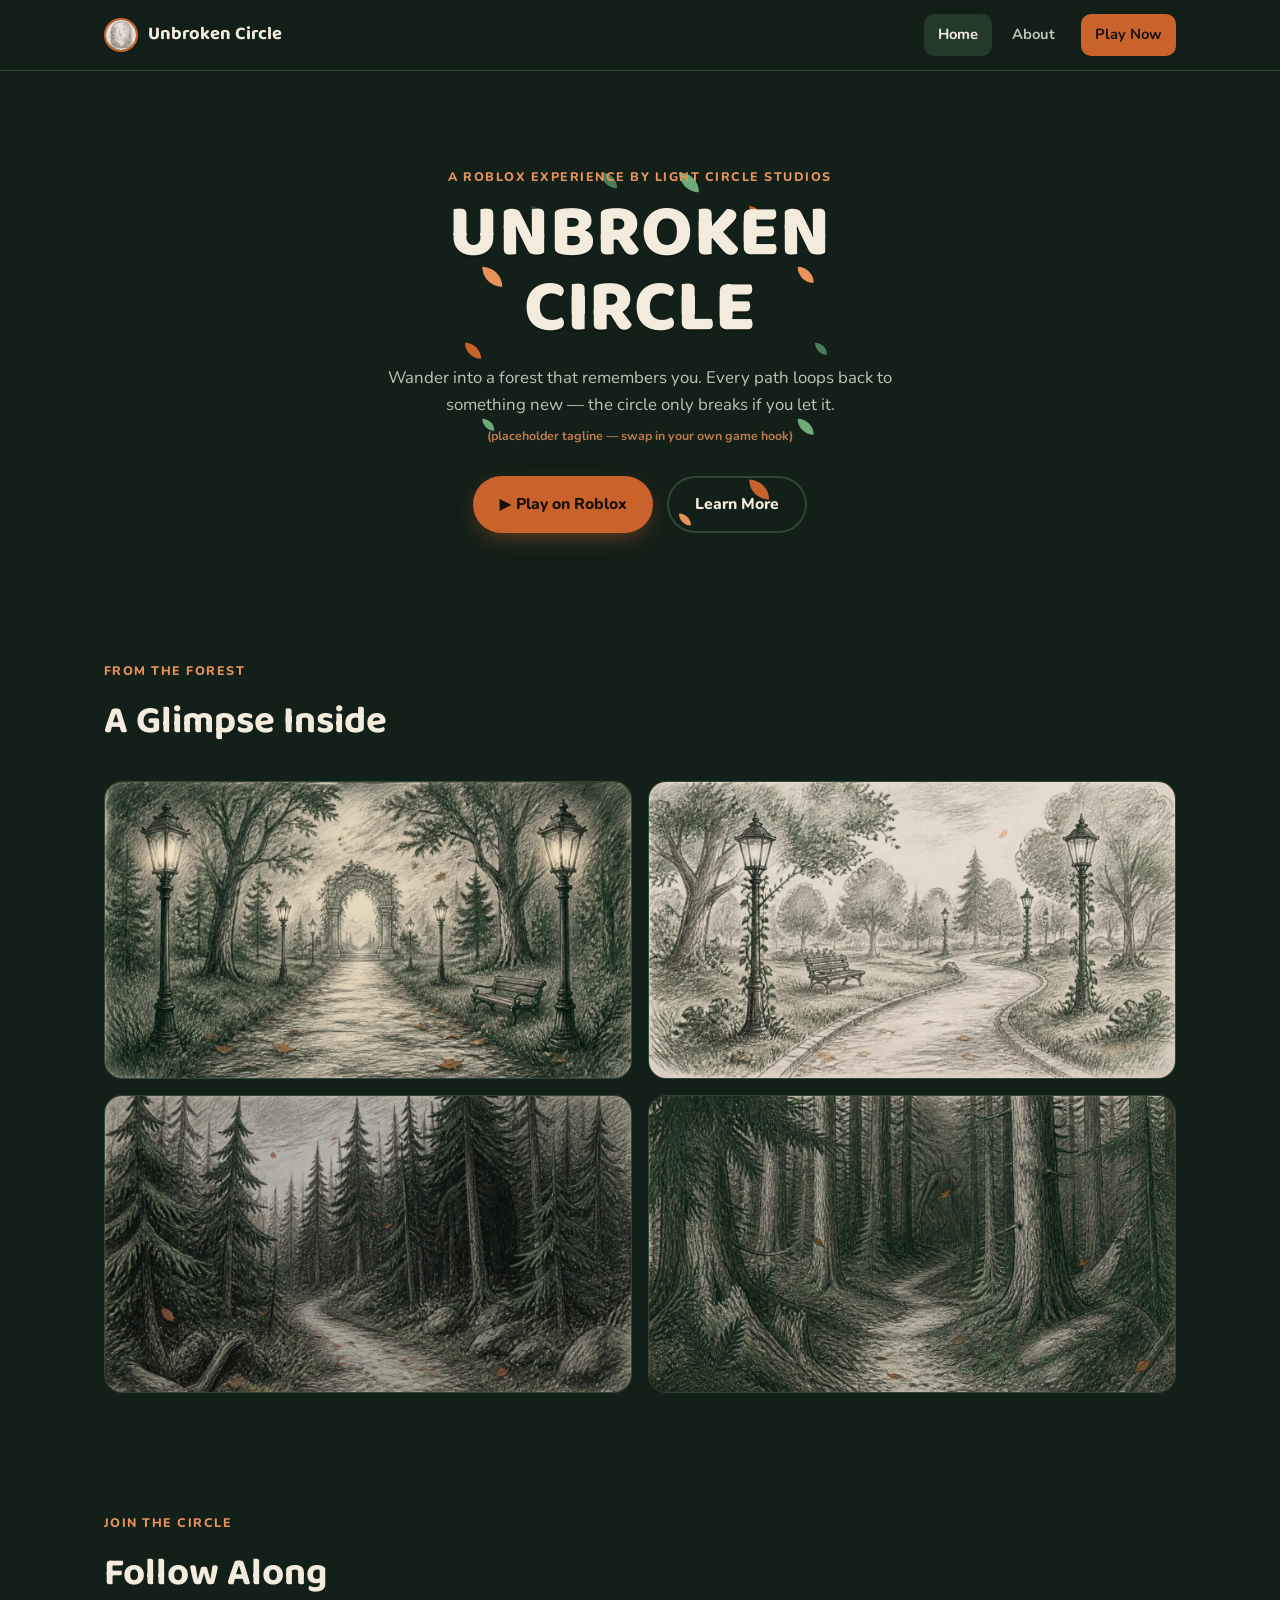
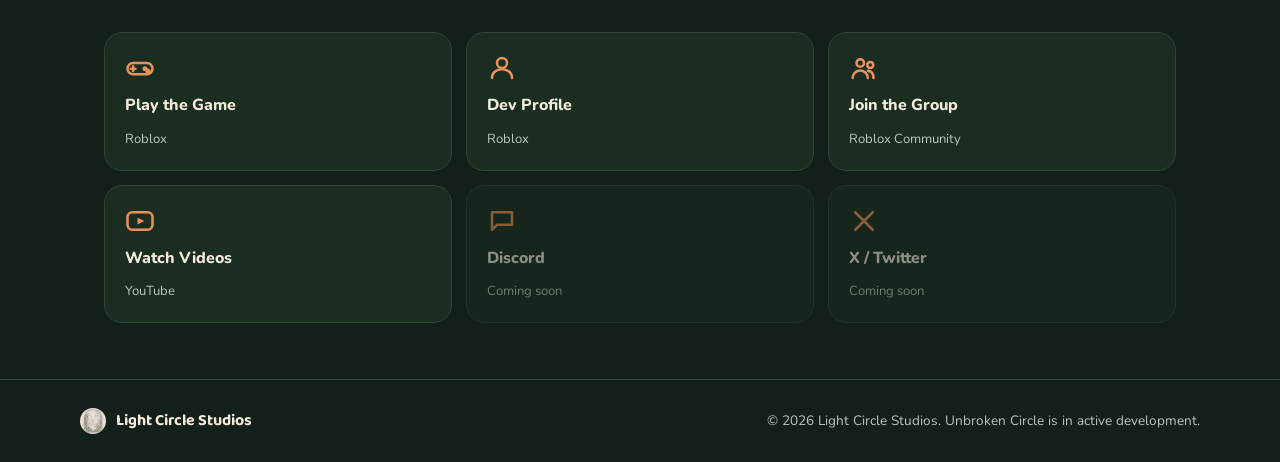
<file: index.html>
<!DOCTYPE html>
<html lang="en">
<head>
<meta charset="UTF-8">
<meta name="viewport" content="width=device-width, initial-scale=1.0">
<title>Unbroken Circle — Light Circle Studios</title>
<meta name="description" content="Unbroken Circle, a Roblox game by Light Circle Studios. Play now, join the community, and follow the circle.">
<link rel="icon" href="assets/logo.png">
<link rel="preconnect" href="https://fonts.googleapis.com">
<link rel="preconnect" href="https://fonts.gstatic.com" crossorigin>
<link href="https://fonts.googleapis.com/css2?family=Baloo+2:wght@500;600;700;800&family=Nunito:wght@400;600;700;800&display=swap" rel="stylesheet">
<link rel="stylesheet" href="css/style.css">
</head>
<body>

<div class="leaf-field" id="leafField" aria-hidden="true"></div>

<header class="site-header">
  <div class="header-inner">
    <a class="brand" href="index.html">
      <img src="assets/logo.png" alt="Light Circle Studios logo" class="brand-logo">
      <span class="brand-text">Unbroken Circle</span>
    </a>

    <button class="nav-toggle" id="navToggle" aria-expanded="false" aria-controls="primaryNav" aria-label="Toggle menu">
      <span></span><span></span><span></span>
    </button>

    <nav class="primary-nav" id="primaryNav">
      <a href="index.html" class="nav-link is-active">Home</a>
      <a href="about.html" class="nav-link">About</a>
      <a href="https://www.roblox.com/games/130808354231871/Unbroken-Cricle-BETA" class="nav-link nav-cta" target="_blank" rel="noopener">Play Now</a>
    </nav>
  </div>
</header>

<main>

  <section class="hero">
    <div class="hero-inner">
      <div class="leaf-ring" id="leafRing" aria-hidden="true"></div>
      <p class="eyebrow">A Roblox Experience by Light Circle Studios</p>
      <h1 class="hero-title">UNBROKEN<br>CIRCLE</h1>
      <p class="hero-tagline">
        Wander into a forest that remembers you.
        Every path loops back to something new — the circle only breaks if you let it.
        <span class="placeholder-note">(placeholder tagline — swap in your own game hook)</span>
      </p>
      <div class="hero-actions">
        <a href="https://www.roblox.com/games/130808354231871/Unbroken-Cricle-BETA" class="btn btn-primary" target="_blank" rel="noopener">
          ▶ Play on Roblox
        </a>
        <a href="about.html" class="btn btn-ghost">Learn More</a>
      </div>
    </div>
  </section>

  <section class="showcase">
    <div class="section-inner">
      <p class="eyebrow">From the Forest</p>
      <h2 class="section-title">A Glimpse Inside</h2>
      <div class="shot-grid">
        <a class="shot" href="assets/screenshot-1.jpg" target="_blank" rel="noopener">
          <img src="assets/screenshot-1.jpg" alt="Unbroken Circle gameplay screenshot 1" loading="lazy">
        </a>
        <a class="shot" href="assets/screenshot-2.jpg" target="_blank" rel="noopener">
          <img src="assets/screenshot-2.jpg" alt="Unbroken Circle gameplay screenshot 2" loading="lazy">
        </a>
        <a class="shot" href="assets/screenshot-3.jpg" target="_blank" rel="noopener">
          <img src="assets/screenshot-3.jpg" alt="Unbroken Circle gameplay screenshot 3" loading="lazy">
        </a>
        <a class="shot" href="assets/screenshot-4.jpg" target="_blank" rel="noopener">
          <img src="assets/screenshot-4.jpg" alt="Unbroken Circle gameplay screenshot 4" loading="lazy">
        </a>
      </div>
    </div>
  </section>

  <section class="follow">
    <div class="section-inner">
      <p class="eyebrow">Join The Circle</p>
      <h2 class="section-title">Follow Along</h2>
      <div class="social-grid">

        <a class="social-card" href="https://www.roblox.com/games/130808354231871/Unbroken-Cricle-BETA" target="_blank" rel="noopener">
          <span class="social-icon" data-icon="roblox"></span>
          <span class="social-name">Play the Game</span>
          <span class="social-sub">Roblox</span>
        </a>

        <a class="social-card" href="https://www.roblox.com/users/3934348858/profile" target="_blank" rel="noopener">
          <span class="social-icon" data-icon="profile"></span>
          <span class="social-name">Dev Profile</span>
          <span class="social-sub">Roblox</span>
        </a>

        <a class="social-card" href="https://www.roblox.com/communities/651891039/LightCircle#!/about" target="_blank" rel="noopener">
          <span class="social-icon" data-icon="group"></span>
          <span class="social-name">Join the Group</span>
          <span class="social-sub">Roblox Community</span>
        </a>

        <a class="social-card" href="https://www.youtube.com/@Sport45yoLightCircle" target="_blank" rel="noopener">
          <span class="social-icon" data-icon="youtube"></span>
          <span class="social-name">Watch Videos</span>
          <span class="social-sub">YouTube</span>
        </a>

        <span class="social-card is-soon">
          <span class="social-icon" data-icon="discord"></span>
          <span class="social-name">Discord</span>
          <span class="social-sub">Coming soon</span>
        </span>

        <span class="social-card is-soon">
          <span class="social-icon" data-icon="x"></span>
          <span class="social-name">X / Twitter</span>
          <span class="social-sub">Coming soon</span>
        </span>

      </div>
    </div>
  </section>

</main>

<footer class="site-footer">
  <div class="footer-inner">
    <div class="footer-brand">
      <img src="assets/logo.png" alt="Light Circle Studios logo" class="footer-logo">
      <span>Light Circle Studios</span>
    </div>
    <p class="footer-note">© 2026 Light Circle Studios. Unbroken Circle is in active development.</p>
  </div>
</footer>

<script src="js/script.js"></script>
</body>
</html>
</file>
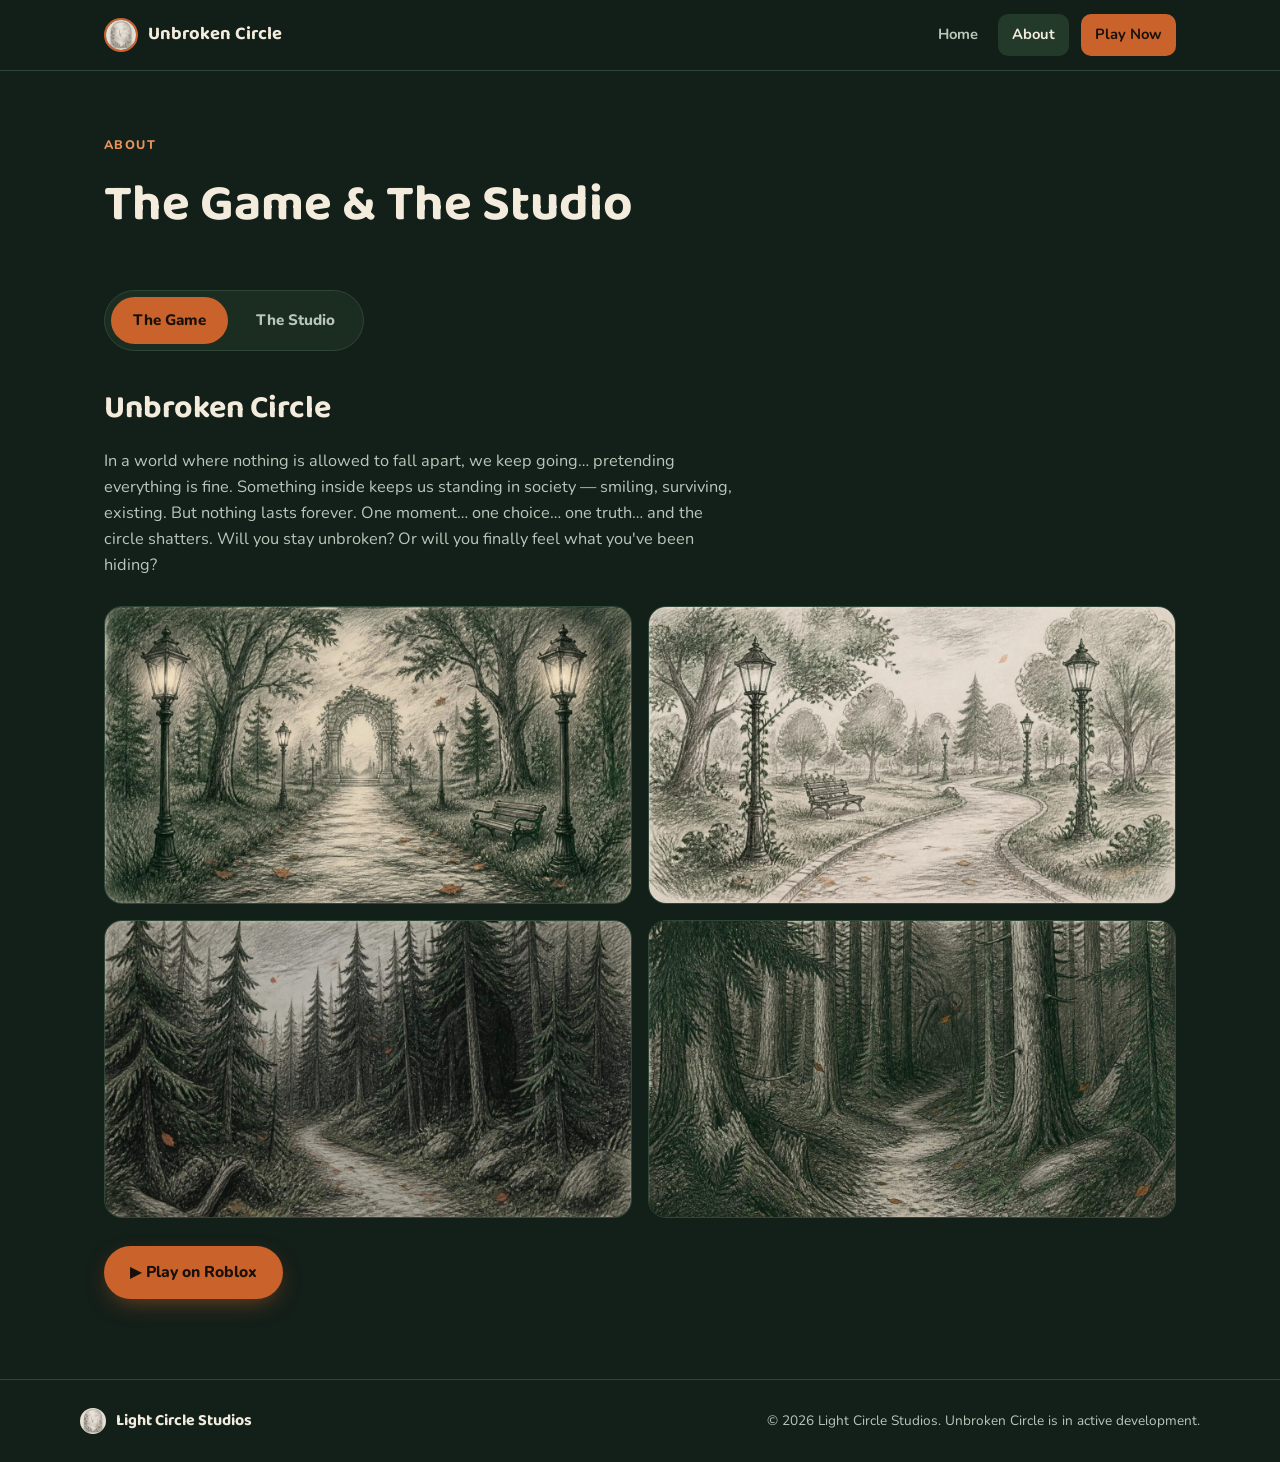
<file: about.html>
<!DOCTYPE html>
<html lang="en">
<head>
<meta charset="UTF-8">
<meta name="viewport" content="width=device-width, initial-scale=1.0">
<title>About — Unbroken Circle | Light Circle Studios</title>
<meta name="description" content="About Unbroken Circle and Light Circle Studios.">
<link rel="icon" href="assets/logo.png">
<link rel="preconnect" href="https://fonts.googleapis.com">
<link rel="preconnect" href="https://fonts.gstatic.com" crossorigin>
<link href="https://fonts.googleapis.com/css2?family=Baloo+2:wght@500;600;700;800&family=Nunito:wght@400;600;700;800&display=swap" rel="stylesheet">
<link rel="stylesheet" href="css/style.css">
</head>
<body>

<div class="leaf-field" id="leafField" aria-hidden="true"></div>

<header class="site-header">
  <div class="header-inner">
    <a class="brand" href="index.html">
      <img src="assets/logo.png" alt="Light Circle Studios logo" class="brand-logo">
      <span class="brand-text">Unbroken Circle</span>
    </a>

    <button class="nav-toggle" id="navToggle" aria-expanded="false" aria-controls="primaryNav" aria-label="Toggle menu">
      <span></span><span></span><span></span>
    </button>

    <nav class="primary-nav" id="primaryNav">
      <a href="index.html" class="nav-link">Home</a>
      <a href="about.html" class="nav-link is-active">About</a>
      <a href="https://www.roblox.com/games/130808354231871/Unbroken-Cricle-BETA" class="nav-link nav-cta" target="_blank" rel="noopener">Play Now</a>
    </nav>
  </div>
</header>

<main>

  <section class="page-intro">
    <div class="section-inner">
      <p class="eyebrow">About</p>
      <h1 class="section-title-lg">The Game &amp; The Studio</h1>
    </div>
  </section>

  <section class="tabs-section">
    <div class="section-inner">

      <div class="tabs" role="tablist" aria-label="About sections">
        <button class="tab-btn is-active" id="tab-game" role="tab" aria-selected="true" aria-controls="panel-game">The Game</button>
        <button class="tab-btn" id="tab-studio" role="tab" aria-selected="false" aria-controls="panel-studio" tabindex="-1">The Studio</button>
      </div>

      <div class="tab-panel" id="panel-game" role="tabpanel" aria-labelledby="tab-game">
        <div class="about-block">
          <h2 class="about-heading">Unbroken Circle</h2>
          <p class="about-text">
            In a world where nothing is allowed to fall apart, we keep going… pretending everything is fine.
            Something inside keeps us standing in society — smiling, surviving, existing.
            But nothing lasts forever. One moment… one choice… one truth… and the circle shatters.
            Will you stay unbroken? Or will you finally feel what you've been hiding?
          </p>
          <div class="shot-grid">
            <a class="shot" href="assets/screenshot-1.jpg" target="_blank" rel="noopener">
              <img src="assets/screenshot-1.jpg" alt="Unbroken Circle gameplay screenshot 1" loading="lazy">
            </a>
            <a class="shot" href="assets/screenshot-2.jpg" target="_blank" rel="noopener">
              <img src="assets/screenshot-2.jpg" alt="Unbroken Circle gameplay screenshot 2" loading="lazy">
            </a>
            <a class="shot" href="assets/screenshot-3.jpg" target="_blank" rel="noopener">
              <img src="assets/screenshot-3.jpg" alt="Unbroken Circle gameplay screenshot 3" loading="lazy">
            </a>
            <a class="shot" href="assets/screenshot-4.jpg" target="_blank" rel="noopener">
              <img src="assets/screenshot-4.jpg" alt="Unbroken Circle gameplay screenshot 4" loading="lazy">
            </a>
          </div>
          <a href="https://www.roblox.com/games/130808354231871/Unbroken-Cricle-BETA" class="btn btn-primary" target="_blank" rel="noopener">▶ Play on Roblox</a>
        </div>
      </div>

      <div class="tab-panel is-hidden" id="panel-studio" role="tabpanel" aria-labelledby="tab-studio" hidden>
        <div class="about-block">
          <img src="assets/logo.png" alt="Light Circle Studios logo" class="studio-logo">
          <h2 class="about-heading">Light Circle Studios</h2>
          <blockquote class="slogan-text">
            Light Circle 🗨️ 💭 Love your friends, family, and the people who stand by you.
            In every moment of pain and sorrow, they will be there — helping you without any
            questions, shining light even in the darkest times. Together, we are one circle
            of love and support. 💫
          </blockquote>
          <p class="about-text">
            Light Circle Studios is the team behind Unbroken Circle, currently building the
            game in beta on Roblox.
          </p>
          <div class="social-grid social-grid-compact">
            <a class="social-card" href="https://www.roblox.com/users/3934348858/profile" target="_blank" rel="noopener">
              <span class="social-icon" data-icon="profile"></span>
              <span class="social-name">Dev Profile</span>
              <span class="social-sub">Roblox</span>
            </a>
            <a class="social-card" href="https://www.roblox.com/communities/651891039/LightCircle#!/about" target="_blank" rel="noopener">
              <span class="social-icon" data-icon="group"></span>
              <span class="social-name">Studio Group</span>
              <span class="social-sub">Roblox Community</span>
            </a>
            <a class="social-card" href="https://www.youtube.com/@Sport45yoLightCircle" target="_blank" rel="noopener">
              <span class="social-icon" data-icon="youtube"></span>
              <span class="social-name">Watch Videos</span>
              <span class="social-sub">YouTube</span>
            </a>
          </div>
        </div>
      </div>

    </div>
  </section>

</main>

<footer class="site-footer">
  <div class="footer-inner">
    <div class="footer-brand">
      <img src="assets/logo.png" alt="Light Circle Studios logo" class="footer-logo">
      <span>Light Circle Studios</span>
    </div>
    <p class="footer-note">© 2026 Light Circle Studios. Unbroken Circle is in active development.</p>
  </div>
</footer>

<script src="js/script.js"></script>
</body>
</html>
</file>
<file: css/style.css>
/* ============================================================
   Unbroken Circle — design tokens
   ============================================================ */
:root{
  --bg:            #131F19;
  --surface:       #1B2C21;
  --surface-2:     #23392A;
  --line:          #2E4636;

  --green-moss:    #4E7C5A;
  --green-bright:  #6FAA7B;
  --orange:        #C9622B;
  --orange-light:  #E8935A;

  --cream:         #F3ECDD;
  --cream-dim:     #B9C7BB;

  --font-display: 'Baloo 2', system-ui, sans-serif;
  --font-body:    'Nunito', system-ui, sans-serif;

  --radius-sm: 10px;
  --radius-md: 18px;
  --radius-lg: 28px;

  --container: 1120px;
}

/* ============================================================
   Reset & base
   ============================================================ */
*, *::before, *::after{ box-sizing: border-box; }
html{ scroll-behavior: smooth; }
body{
  margin: 0;
  background: var(--bg);
  color: var(--cream);
  font-family: var(--font-body);
  font-size: 16px;
  line-height: 1.6;
  -webkit-font-smoothing: antialiased;
  overflow-x: hidden;
}
img{ max-width: 100%; display: block; }
a{ color: inherit; text-decoration: none; }
ul{ list-style: none; margin: 0; padding: 0; }
button{ font: inherit; }

:focus-visible{
  outline: 3px solid var(--orange-light);
  outline-offset: 3px;
  border-radius: 4px;
}

.section-inner{
  max-width: var(--container);
  margin: 0 auto;
  padding: 0 24px;
}

.eyebrow{
  font-family: var(--font-body);
  font-weight: 800;
  letter-spacing: .12em;
  text-transform: uppercase;
  font-size: .78rem;
  color: var(--orange-light);
  margin: 0 0 10px;
}

.section-title{
  font-family: var(--font-display);
  font-weight: 700;
  font-size: clamp(1.7rem, 3.2vw, 2.4rem);
  margin: 0 0 28px;
  color: var(--cream);
}

.section-title-lg{
  font-family: var(--font-display);
  font-weight: 700;
  font-size: clamp(2.1rem, 5vw, 3.2rem);
  margin: 0;
  color: var(--cream);
}

.placeholder-note{
  display: block;
  margin-top: 8px;
  font-size: .78rem;
  font-weight: 700;
  color: var(--orange-light);
  opacity: .8;
}

/* ============================================================
   Ambient falling leaves (signature motion, site-wide)
   ============================================================ */
.leaf-field{
  position: fixed;
  inset: 0;
  z-index: 1;
  pointer-events: none;
  overflow: hidden;
}

.leaf{
  position: absolute;
  top: -40px;
  border-radius: 0% 100% 0% 100%;
  opacity: .55;
  will-change: transform;
  animation-name: leafFallA;
  animation-timing-function: linear;
  animation-iteration-count: infinite;
}
.leaf.variant-b{ animation-name: leafFallB; }
.leaf.variant-c{ animation-name: leafFallC; }

@keyframes leafFallA{
  0%   { transform: translate(0, -5vh) rotate(0deg); }
  25%  { transform: translate(24px, 25vh) rotate(90deg); }
  50%  { transform: translate(-18px, 50vh) rotate(180deg); }
  75%  { transform: translate(20px, 75vh) rotate(270deg); }
  100% { transform: translate(0, 105vh) rotate(360deg); }
}
@keyframes leafFallB{
  0%   { transform: translate(0, -5vh) rotate(0deg); }
  30%  { transform: translate(-30px, 30vh) rotate(-110deg); }
  60%  { transform: translate(16px, 60vh) rotate(-220deg); }
  100% { transform: translate(-10px, 105vh) rotate(-340deg); }
}
@keyframes leafFallC{
  0%   { transform: translate(0, -5vh) rotate(15deg); }
  40%  { transform: translate(28px, 40vh) rotate(140deg); }
  100% { transform: translate(6px, 105vh) rotate(300deg); }
}

/* ============================================================
   Header / nav
   ============================================================ */
.site-header{
  position: sticky;
  top: 0;
  z-index: 50;
  background: rgba(19, 31, 25, .85);
  backdrop-filter: blur(10px);
  border-bottom: 1px solid var(--line);
}
.header-inner{
  max-width: var(--container);
  margin: 0 auto;
  padding: 14px 24px;
  display: flex;
  align-items: center;
  justify-content: space-between;
  gap: 16px;
}
.brand{
  display: flex;
  align-items: center;
  gap: 10px;
  font-family: var(--font-display);
  font-weight: 700;
  font-size: 1.15rem;
  color: var(--cream);
}
.brand-logo{
  width: 34px; height: 34px;
  border-radius: 50%;
  object-fit: cover;
  border: 2px solid var(--orange);
}
.primary-nav{
  display: flex;
  align-items: center;
  gap: 6px;
}
.nav-link{
  padding: 9px 14px;
  border-radius: var(--radius-sm);
  font-weight: 700;
  font-size: .92rem;
  color: var(--cream-dim);
  transition: color .15s ease, background .15s ease;
}
.nav-link:hover{ color: var(--cream); background: var(--surface); }
.nav-link.is-active{ color: var(--cream); background: var(--surface-2); }
.nav-cta{
  background: var(--orange);
  color: #1A100A;
  margin-left: 6px;
}
.nav-cta:hover{ background: var(--orange-light); color: #1A100A; }

.nav-toggle{
  display: none;
  flex-direction: column;
  justify-content: center;
  gap: 5px;
  width: 40px; height: 40px;
  background: transparent;
  border: 1px solid var(--line);
  border-radius: var(--radius-sm);
  cursor: pointer;
}
.nav-toggle span{
  display: block;
  height: 2px;
  margin: 0 8px;
  background: var(--cream);
  border-radius: 2px;
}

/* ============================================================
   Hero + leaf-ring signature
   ============================================================ */
.hero{
  position: relative;
  z-index: 2;
  padding: 96px 24px 72px;
  text-align: center;
}
.hero-inner{
  max-width: 720px;
  margin: 0 auto;
  position: relative;
}
.leaf-ring{
  position: absolute;
  top: 50%; left: 50%;
  width: 360px; height: 360px;
  transform: translate(-50%, -52%);
  pointer-events: none;
  z-index: -1;
  animation: ringSpin 60s linear infinite;
}
@keyframes ringSpin{
  from{ transform: translate(-50%, -52%) rotate(0deg); }
  to{ transform: translate(-50%, -52%) rotate(360deg); }
}
.leaf-ring-item{
  position: absolute;
  top: 50%; left: 50%;
  width: 16px; height: 16px;
  border-radius: 0% 100% 0% 100%;
  transform-origin: 0 0;
}

.hero-title{
  font-family: var(--font-display);
  font-weight: 800;
  font-size: clamp(2.6rem, 8vw, 4.6rem);
  line-height: 1.02;
  letter-spacing: .01em;
  margin: 0 0 18px;
  color: var(--cream);
  text-shadow: 0 2px 0 rgba(0,0,0,.25);
}
.hero-tagline{
  max-width: 540px;
  margin: 0 auto 30px;
  color: var(--cream-dim);
  font-size: 1.05rem;
}
.hero-actions{
  display: flex;
  gap: 14px;
  justify-content: center;
  flex-wrap: wrap;
}

.btn{
  display: inline-flex;
  align-items: center;
  gap: 8px;
  padding: 14px 26px;
  border-radius: 999px;
  font-family: var(--font-body);
  font-weight: 800;
  font-size: .98rem;
  transition: transform .15s ease, background .15s ease, box-shadow .15s ease;
}
.btn-primary{
  background: var(--orange);
  color: #1A100A;
  box-shadow: 0 8px 24px -8px rgba(201,98,43,.6);
}
.btn-primary:hover{ background: var(--orange-light); transform: translateY(-2px); }
.btn-ghost{
  background: transparent;
  color: var(--cream);
  border: 2px solid var(--line);
}
.btn-ghost:hover{ border-color: var(--green-bright); transform: translateY(-2px); }

/* ============================================================
   Showcase / screenshots
   ============================================================ */
.showcase, .follow{
  position: relative;
  z-index: 2;
  padding: 56px 0;
}
.shot-grid{
  display: grid;
  grid-template-columns: repeat(2, 1fr);
  gap: 16px;
  margin-bottom: 8px;
}
.shot{
  display: block;
  border-radius: var(--radius-md);
  overflow: hidden;
  border: 1px solid var(--line);
  background: var(--surface);
}
.shot img{
  width: 100%;
  height: 100%;
  aspect-ratio: 16/9;
  object-fit: cover;
  transition: transform .35s ease;
}
.shot:hover img{ transform: scale(1.05); }

/* ============================================================
   Social / follow grid
   ============================================================ */
.social-grid{
  display: grid;
  grid-template-columns: repeat(3, 1fr);
  gap: 14px;
}
.social-grid-compact{ grid-template-columns: repeat(3, 1fr); margin-top: 24px; }

.social-card{
  display: flex;
  flex-direction: column;
  gap: 10px;
  padding: 20px;
  background: var(--surface);
  border: 1px solid var(--line);
  border-radius: var(--radius-md);
  transition: transform .15s ease, border-color .15s ease, background .15s ease;
}
a.social-card:hover{
  transform: translateY(-3px);
  border-color: var(--orange);
  background: var(--surface-2);
}
.social-card.is-soon{
  opacity: .55;
  cursor: default;
}

.social-icon{
  width: 30px; height: 30px;
  background-color: var(--orange-light);
  -webkit-mask-repeat: no-repeat;
  mask-repeat: no-repeat;
  -webkit-mask-position: center;
  mask-position: center;
  -webkit-mask-size: contain;
  mask-size: contain;
}
.social-icon[data-icon="roblox"]{ -webkit-mask-image: url("data:image/svg+xml,%3Csvg xmlns='http://www.w3.org/2000/svg' viewBox='0 0 24 24' fill='none' stroke='white' stroke-width='2' stroke-linecap='round' stroke-linejoin='round'%3E%3Crect x='2' y='8' width='20' height='9' rx='4.5'/%3E%3Ccircle cx='16' cy='12.5' r='1'/%3E%3Ccircle cx='18.3' cy='14.3' r='1'/%3E%3Cline x1='6.5' y1='10.6' x2='6.5' y2='14.4'/%3E%3Cline x1='4.6' y1='12.5' x2='8.4' y2='12.5'/%3E%3C/svg%3E"); mask-image: url("data:image/svg+xml,%3Csvg xmlns='http://www.w3.org/2000/svg' viewBox='0 0 24 24' fill='none' stroke='white' stroke-width='2' stroke-linecap='round' stroke-linejoin='round'%3E%3Crect x='2' y='8' width='20' height='9' rx='4.5'/%3E%3Ccircle cx='16' cy='12.5' r='1'/%3E%3Ccircle cx='18.3' cy='14.3' r='1'/%3E%3Cline x1='6.5' y1='10.6' x2='6.5' y2='14.4'/%3E%3Cline x1='4.6' y1='12.5' x2='8.4' y2='12.5'/%3E%3C/svg%3E"); }
.social-icon[data-icon="profile"]{ -webkit-mask-image: url("data:image/svg+xml,%3Csvg xmlns='http://www.w3.org/2000/svg' viewBox='0 0 24 24' fill='none' stroke='white' stroke-width='2' stroke-linecap='round' stroke-linejoin='round'%3E%3Ccircle cx='12' cy='8' r='4'/%3E%3Cpath d='M4 20c0-4.4 3.6-7 8-7s8 2.6 8 7'/%3E%3C/svg%3E"); mask-image: url("data:image/svg+xml,%3Csvg xmlns='http://www.w3.org/2000/svg' viewBox='0 0 24 24' fill='none' stroke='white' stroke-width='2' stroke-linecap='round' stroke-linejoin='round'%3E%3Ccircle cx='12' cy='8' r='4'/%3E%3Cpath d='M4 20c0-4.4 3.6-7 8-7s8 2.6 8 7'/%3E%3C/svg%3E"); }
.social-icon[data-icon="group"]{ -webkit-mask-image: url("data:image/svg+xml,%3Csvg xmlns='http://www.w3.org/2000/svg' viewBox='0 0 24 24' fill='none' stroke='white' stroke-width='2' stroke-linecap='round' stroke-linejoin='round'%3E%3Ccircle cx='9' cy='8' r='3'/%3E%3Ccircle cx='17' cy='9.5' r='2.4'/%3E%3Cpath d='M3 20c0-3.5 2.8-6 6-6s6 2.5 6 6'/%3E%3Cpath d='M15 14.2c2.7.3 4.6 2.4 4.6 5.8'/%3E%3C/svg%3E"); mask-image: url("data:image/svg+xml,%3Csvg xmlns='http://www.w3.org/2000/svg' viewBox='0 0 24 24' fill='none' stroke='white' stroke-width='2' stroke-linecap='round' stroke-linejoin='round'%3E%3Ccircle cx='9' cy='8' r='3'/%3E%3Ccircle cx='17' cy='9.5' r='2.4'/%3E%3Cpath d='M3 20c0-3.5 2.8-6 6-6s6 2.5 6 6'/%3E%3Cpath d='M15 14.2c2.7.3 4.6 2.4 4.6 5.8'/%3E%3C/svg%3E"); }
.social-icon[data-icon="youtube"]{ -webkit-mask-image: url("data:image/svg+xml,%3Csvg xmlns='http://www.w3.org/2000/svg' viewBox='0 0 24 24' fill='none' stroke='white' stroke-width='2' stroke-linecap='round' stroke-linejoin='round'%3E%3Crect x='2' y='5' width='20' height='14' rx='4'/%3E%3Cpath d='M10 9.3l5.5 2.7-5.5 2.7z' fill='white' stroke='none'/%3E%3C/svg%3E"); mask-image: url("data:image/svg+xml,%3Csvg xmlns='http://www.w3.org/2000/svg' viewBox='0 0 24 24' fill='none' stroke='white' stroke-width='2' stroke-linecap='round' stroke-linejoin='round'%3E%3Crect x='2' y='5' width='20' height='14' rx='4'/%3E%3Cpath d='M10 9.3l5.5 2.7-5.5 2.7z' fill='white' stroke='none'/%3E%3C/svg%3E"); }
.social-icon[data-icon="discord"]{ -webkit-mask-image: url("data:image/svg+xml,%3Csvg xmlns='http://www.w3.org/2000/svg' viewBox='0 0 24 24' fill='none' stroke='white' stroke-width='2' stroke-linecap='round' stroke-linejoin='round'%3E%3Cpath d='M4 5h16v10H8l-4 4z'/%3E%3C/svg%3E"); mask-image: url("data:image/svg+xml,%3Csvg xmlns='http://www.w3.org/2000/svg' viewBox='0 0 24 24' fill='none' stroke='white' stroke-width='2' stroke-linecap='round' stroke-linejoin='round'%3E%3Cpath d='M4 5h16v10H8l-4 4z'/%3E%3C/svg%3E"); }
.social-icon[data-icon="x"]{ -webkit-mask-image: url("data:image/svg+xml,%3Csvg xmlns='http://www.w3.org/2000/svg' viewBox='0 0 24 24' fill='none' stroke='white' stroke-width='2' stroke-linecap='round' stroke-linejoin='round'%3E%3Cline x1='5' y1='5' x2='19' y2='19'/%3E%3Cline x1='19' y1='5' x2='5' y2='19'/%3E%3C/svg%3E"); mask-image: url("data:image/svg+xml,%3Csvg xmlns='http://www.w3.org/2000/svg' viewBox='0 0 24 24' fill='none' stroke='white' stroke-width='2' stroke-linecap='round' stroke-linejoin='round'%3E%3Cline x1='5' y1='5' x2='19' y2='19'/%3E%3Cline x1='19' y1='5' x2='5' y2='19'/%3E%3C/svg%3E"); }

.social-name{ font-weight: 800; font-size: 1rem; }
.social-sub{ font-size: .82rem; color: var(--cream-dim); }

/* ============================================================
   About page — intro + tabs
   ============================================================ */
.page-intro{
  position: relative; z-index: 2;
  padding: 64px 0 20px;
}
.tabs-section{
  position: relative; z-index: 2;
  padding: 24px 0 80px;
}
.tabs{
  display: inline-flex;
  gap: 6px;
  padding: 6px;
  background: var(--surface);
  border: 1px solid var(--line);
  border-radius: 999px;
  margin-bottom: 32px;
}
.tab-btn{
  border: none;
  background: transparent;
  color: var(--cream-dim);
  font-family: var(--font-body);
  font-weight: 800;
  font-size: .95rem;
  padding: 11px 22px;
  border-radius: 999px;
  cursor: pointer;
  transition: background .15s ease, color .15s ease;
}
.tab-btn.is-active{
  background: var(--orange);
  color: #1A100A;
}
.tab-btn:hover:not(.is-active){ color: var(--cream); }

.tab-panel.is-hidden{ display: none; }

.about-heading{
  font-family: var(--font-display);
  font-size: clamp(1.5rem, 3vw, 2rem);
  margin: 0 0 14px;
}
.about-text{
  color: var(--cream-dim);
  max-width: 640px;
  margin: 0 0 28px;
  font-size: 1.02rem;
}
.slogan-text{
  max-width: 640px;
  margin: 0 0 24px;
  padding: 18px 22px;
  border-left: 3px solid var(--orange);
  background: var(--surface);
  border-radius: 0 var(--radius-sm) var(--radius-sm) 0;
  font-style: italic;
  font-size: 1.08rem;
  line-height: 1.65;
  color: var(--cream);
}
.about-block .shot-grid{ margin-bottom: 28px; }
.studio-logo{
  width: 84px; height: 84px;
  border-radius: 50%;
  object-fit: cover;
  border: 3px solid var(--orange);
  margin-bottom: 18px;
}

/* ============================================================
   Footer
   ============================================================ */
.site-footer{
  position: relative; z-index: 2;
  border-top: 1px solid var(--line);
  padding: 28px 24px;
}
.footer-inner{
  max-width: var(--container);
  margin: 0 auto;
  display: flex;
  align-items: center;
  justify-content: space-between;
  gap: 16px;
  flex-wrap: wrap;
}
.footer-brand{
  display: flex;
  align-items: center;
  gap: 10px;
  font-family: var(--font-display);
  font-weight: 700;
}
.footer-logo{
  width: 26px; height: 26px;
  border-radius: 50%;
  object-fit: cover;
}
.footer-note{
  margin: 0;
  color: var(--cream-dim);
  font-size: .85rem;
}

/* ============================================================
   Responsive
   ============================================================ */
@media (max-width: 860px){
  .social-grid, .social-grid-compact{ grid-template-columns: repeat(2, 1fr); }
}

@media (max-width: 720px){
  .nav-toggle{ display: flex; }
  .primary-nav{
    position: absolute;
    top: 100%; left: 0; right: 0;
    flex-direction: column;
    align-items: stretch;
    background: var(--surface);
    border-bottom: 1px solid var(--line);
    padding: 10px;
    gap: 4px;
    display: none;
  }
  .primary-nav.is-open{ display: flex; }
  .nav-link{ text-align: center; }
  .nav-cta{ margin-left: 0; }
  .shot-grid{ grid-template-columns: 1fr; }
  .leaf-ring{ width: 260px; height: 260px; }
}

@media (max-width: 480px){
  .social-grid, .social-grid-compact{ grid-template-columns: 1fr; }
}

/* ============================================================
   Reduced motion
   ============================================================ */
@media (prefers-reduced-motion: reduce){
  html{ scroll-behavior: auto; }
  .leaf, .leaf-ring{ animation: none !important; }
  .leaf-field{ display: none; }
}
</file>
